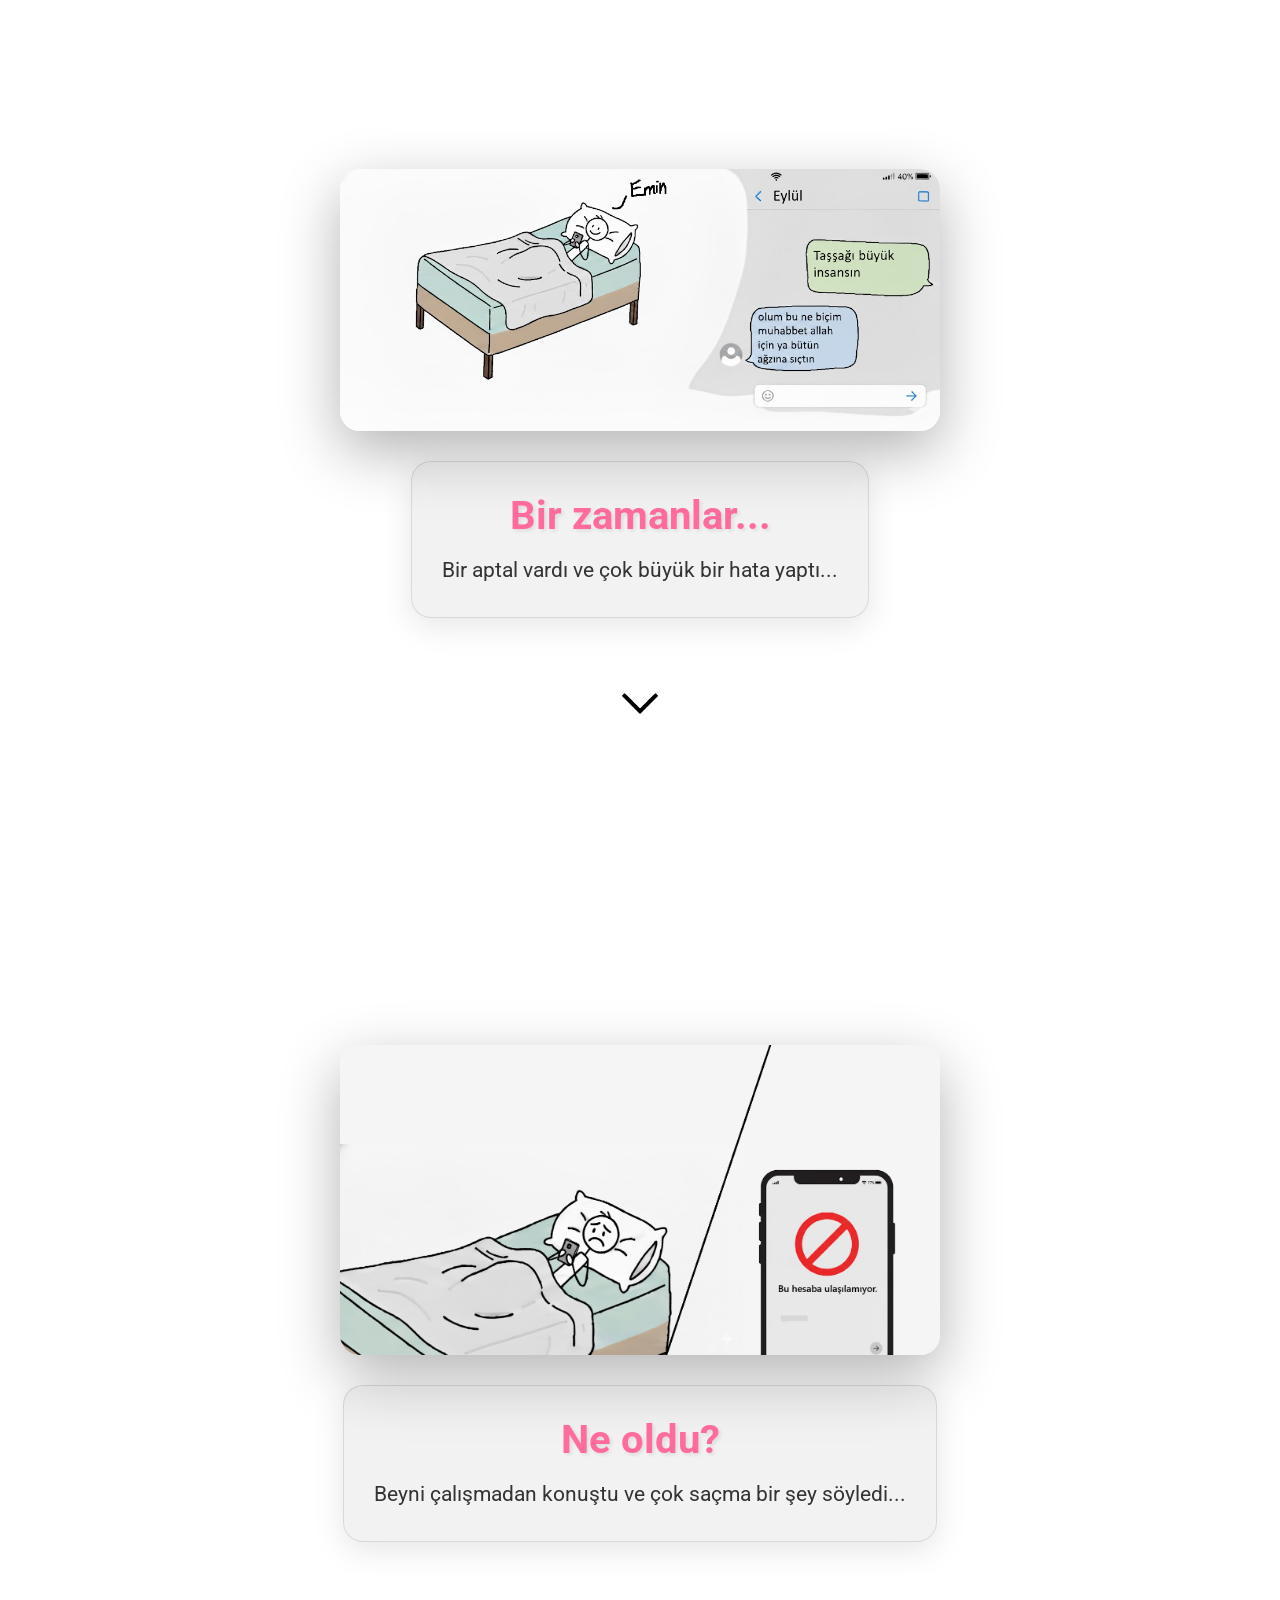
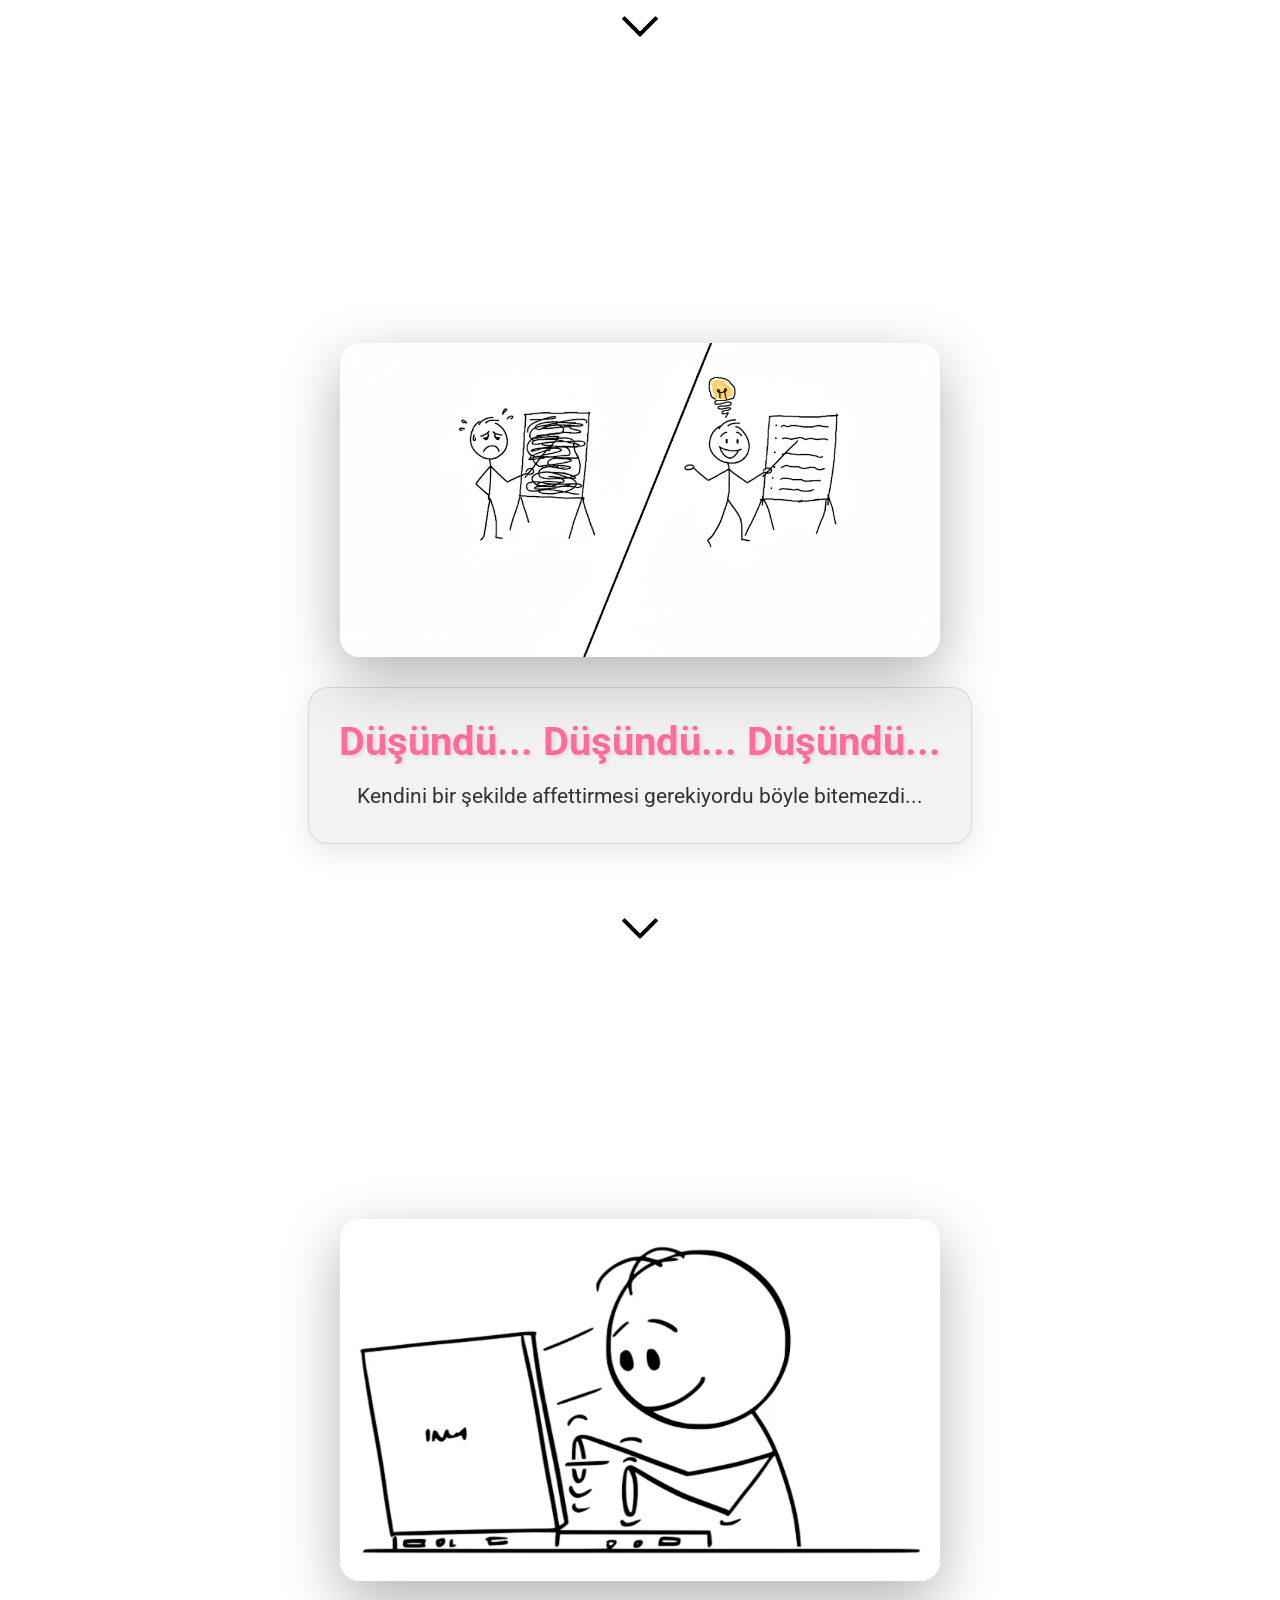
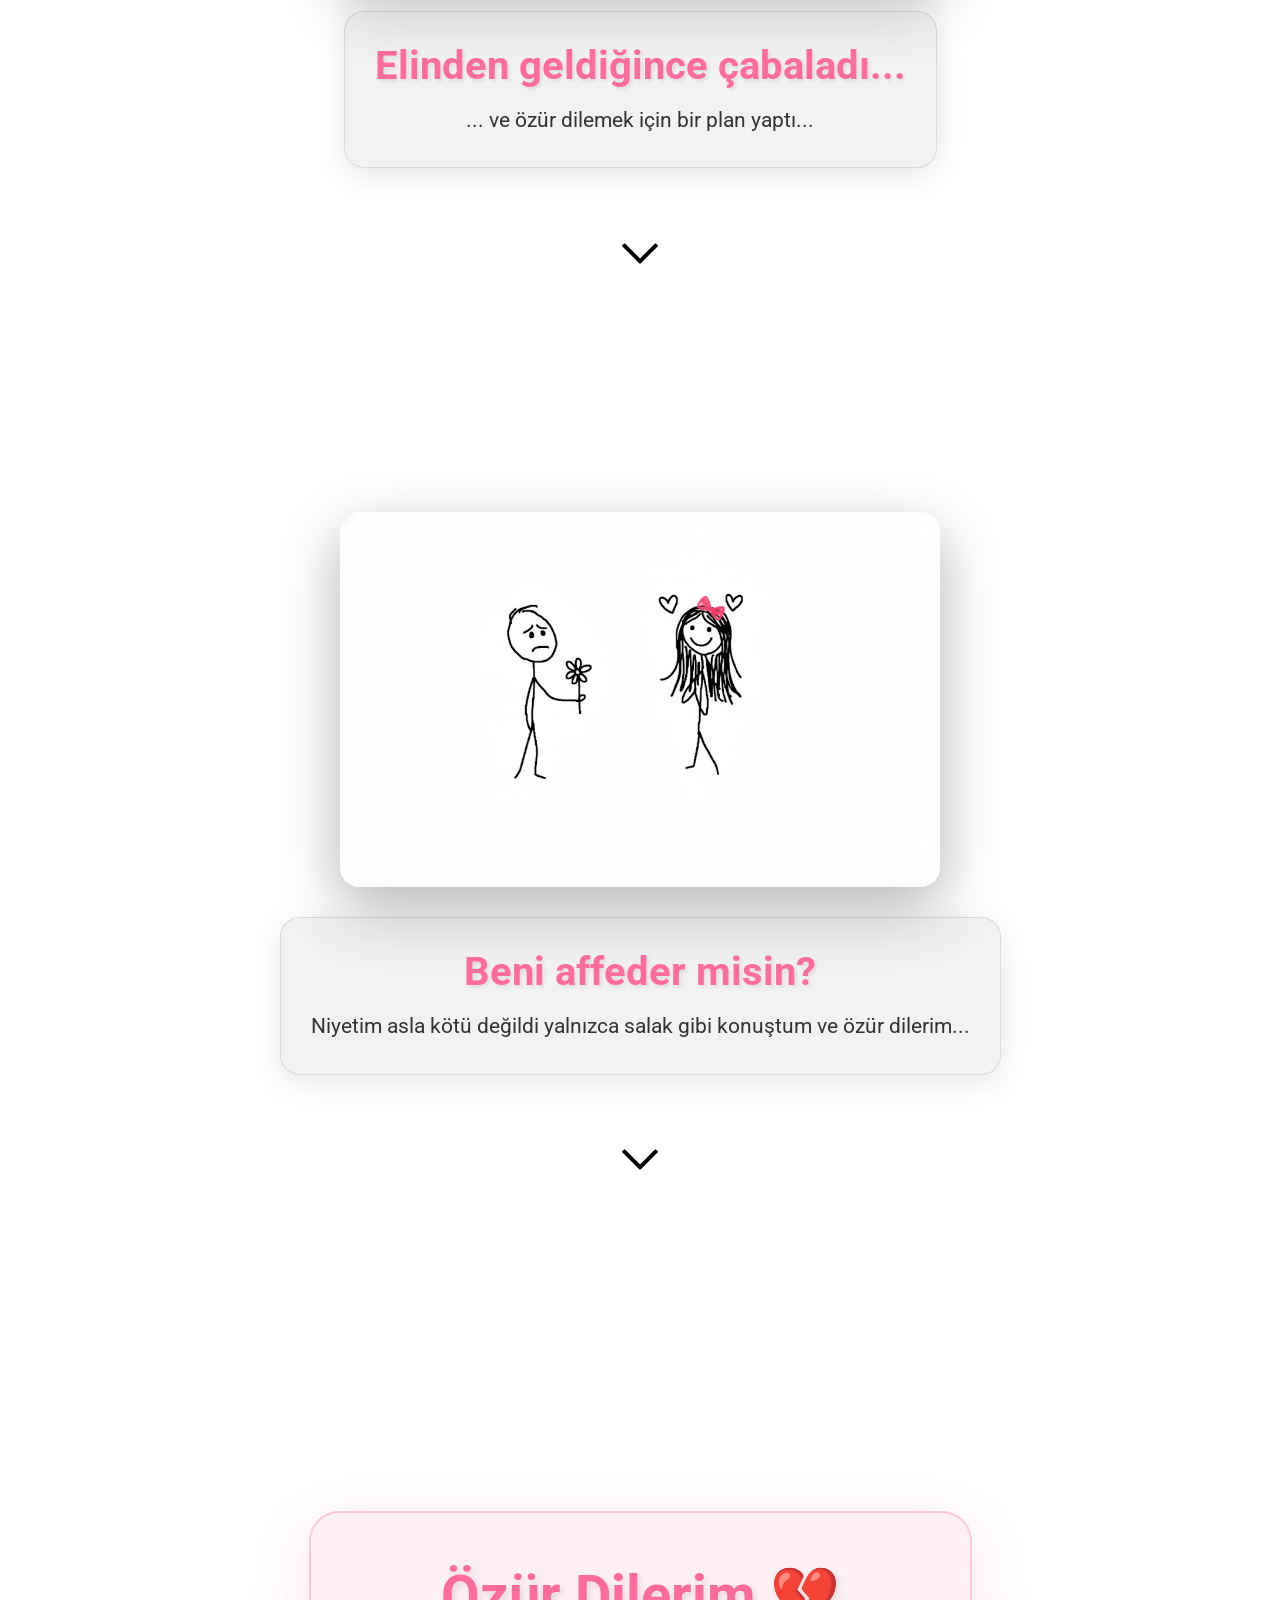
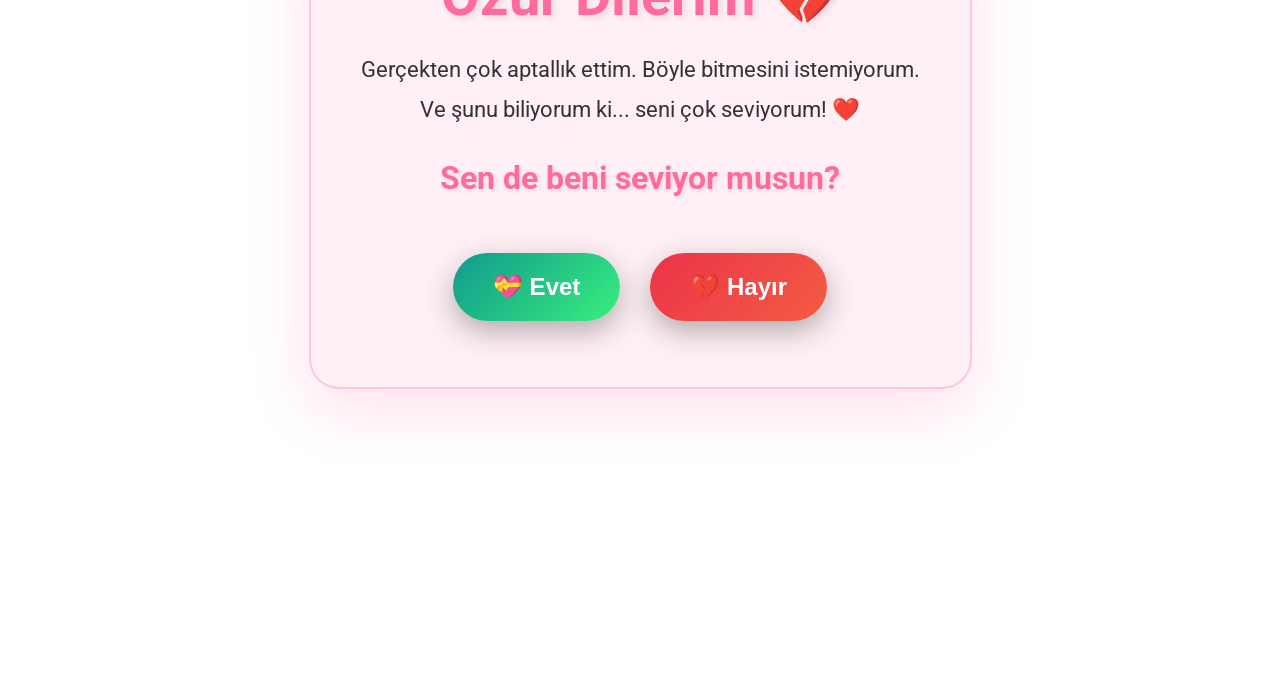
<file: index.html>
<!DOCTYPE html>
<html lang="tr">
<head>
    <meta charset="UTF-8">
    <meta name="viewport" content="width=device-width, initial-scale=1.0">
    <title>Özür Dilerim 💝</title>
    <link rel="preconnect" href="https://fonts.googleapis.com">
    <link rel="preconnect" href="https://fonts.gstatic.com" crossorigin>
    <link href="https://fonts.googleapis.com/css2?family=Roboto:wght@300;400;500;700&display=swap" rel="stylesheet">
    <link rel="stylesheet" href="index.css?v=5">
</head>
<body>
    <!-- Scroll Progress Bar -->
    <div class="progress-bar" id="progressBar"></div>
    
    <!-- Black Fade Overlay -->
    <div class="black-overlay" id="blackOverlay"></div>
    
    <!-- Story Frames -->
    <section class="frame" id="frame0">
        <div class="frame-content">
            <img src="kare0.png" alt="Kare 0" class="frame-image">
            <div class="frame-text">
                <h2>Bir zamanlar...</h2>
                <p>Bir aptal vardı ve çok büyük bir hata yaptı...</p>
            </div>
            <button class="scroll-btn" onclick="scrollToNext('frame1')">
                <img src="scrolldown.png" alt="Scroll Down">
            </button>
        </div>
    </section>

    <section class="frame" id="frame1">
        <div class="frame-content">
            <img src="kare1.png" alt="Kare 1" class="frame-image">
            <div class="frame-text">
                <h2>Ne oldu?</h2>
                <p>Beyni çalışmadan konuştu ve çok saçma bir şey söyledi...</p>
            </div>
            <button class="scroll-btn" onclick="scrollToNext('frame2')">
                <img src="scrolldown.png" alt="Scroll Down">
            </button>
        </div>
    </section>

    <section class="frame" id="frame2">
        <div class="frame-content">
            <img src="kare2.png" alt="Kare 2" class="frame-image">
            <div class="frame-text">
                <h2>Düşündü... Düşündü... Düşündü...</h2>
                <p>Kendini bir şekilde affettirmesi gerekiyordu böyle bitemezdi...</p>
            </div>
            <button class="scroll-btn" onclick="scrollToNext('frame3')">
                <img src="scrolldown.png" alt="Scroll Down">
            </button>
        </div>
    </section>

    <section class="frame" id="frame3">
        <div class="frame-content">
            <img src="kare3.png" alt="Kare 3" class="frame-image">
            <div class="frame-text">
                <h2>Elinden geldiğince çabaladı...</h2>
                <p>... ve özür dilemek için bir plan yaptı...</p>
            </div>
            <button class="scroll-btn" onclick="scrollToNext('frame4')">
                <img src="scrolldown.png" alt="Scroll Down">
            </button>
        </div>
    </section>

    <section class="frame" id="frame4">
        <div class="frame-content">
            <img src="kare4.jpg" alt="Kare 4" class="frame-image">
            <div class="frame-text">
                <h2>Beni affeder misin?</h2>
                <p>Niyetim asla kötü değildi yalnızca salak gibi konuştum ve özür dilerim...</p>
            </div>
            <button class="scroll-btn" onclick="scrollToNext('finalFrame')">
                <img src="scrolldown.png" alt="Scroll Down">
            </button>
        </div>
    </section>

    <!-- Final Question Section -->
    <section class="frame final-frame" id="finalFrame">
        <div class="frame-content">
            <div class="question-box">
                <h1 class="apology-title">Özür Dilerim 💔</h1>
                <p class="apology-text">
                    Gerçekten çok aptallık ettim. Böyle bitmesini istemiyorum.<br>
                    Ve şunu biliyorum ki... seni çok seviyorum! ❤️
                </p>
                <h2 class="question">Sen de beni seviyor musun?</h2>
                <div class="button-container">
                    <button class="btn btn-yes" id="btnYes">💝 Evet</button>
                    <button class="btn btn-no" id="btnNo">💔 Hayır</button>
                </div>
            </div>
        </div>
    </section>

    <!-- Hidden Final Success Frame -->
    <section class="frame success-frame hidden" id="frame5">
        <div class="frame-content">
            <img src="kare5.png" alt="Kare 5" class="frame-image">
            <div class="frame-text">
                <h1>💕 Çok Mutlu Oldum! 💕</h1>
                <p>Seni hiç üzmeyeceğim, söz! ❤️</p>
            </div>
            <div class="social-links">
                <a href="https://wa.me/905340407017" target="_blank" class="social-btn whatsapp-btn">
                    <svg viewBox="0 0 24 24" width="24" height="24" fill="currentColor">
                        <path d="M17.472 14.382c-.297-.149-1.758-.867-2.03-.967-.273-.099-.471-.148-.67.15-.197.297-.767.966-.94 1.164-.173.199-.347.223-.644.075-.297-.15-1.255-.463-2.39-1.475-.883-.788-1.48-1.761-1.653-2.059-.173-.297-.018-.458.13-.606.134-.133.298-.347.446-.52.149-.174.198-.298.298-.497.099-.198.05-.371-.025-.52-.075-.149-.669-1.612-.916-2.207-.242-.579-.487-.5-.669-.51-.173-.008-.371-.01-.57-.01-.198 0-.52.074-.792.372-.272.297-1.04 1.016-1.04 2.479 0 1.462 1.065 2.875 1.213 3.074.149.198 2.096 3.2 5.077 4.487.709.306 1.262.489 1.694.625.712.227 1.36.195 1.871.118.571-.085 1.758-.719 2.006-1.413.248-.694.248-1.289.173-1.413-.074-.124-.272-.198-.57-.347m-5.421 7.403h-.004a9.87 9.87 0 01-5.031-1.378l-.361-.214-3.741.982.998-3.648-.235-.374a9.86 9.86 0 01-1.51-5.26c.001-5.45 4.436-9.884 9.888-9.884 2.64 0 5.122 1.03 6.988 2.898a9.825 9.825 0 012.893 6.994c-.003 5.45-4.437 9.884-9.885 9.884m8.413-18.297A11.815 11.815 0 0012.05 0C5.495 0 .16 5.335.157 11.892c0 2.096.547 4.142 1.588 5.945L.057 24l6.305-1.654a11.882 11.882 0 005.683 1.448h.005c6.554 0 11.89-5.335 11.893-11.893a11.821 11.821 0 00-3.48-8.413Z"/>
                    </svg>
                    WhatsApp
                </a>
                <a href="https://instagram.com/emindeserr" target="_blank" class="social-btn instagram-btn">
                    <svg viewBox="0 0 24 24" width="24" height="24" fill="currentColor">
                        <path d="M12 2.163c3.204 0 3.584.012 4.85.07 3.252.148 4.771 1.691 4.919 4.919.058 1.265.069 1.645.069 4.849 0 3.205-.012 3.584-.069 4.849-.149 3.225-1.664 4.771-4.919 4.919-1.266.058-1.644.07-4.85.07-3.204 0-3.584-.012-4.849-.07-3.26-.149-4.771-1.699-4.919-4.92-.058-1.265-.07-1.644-.07-4.849 0-3.204.013-3.583.07-4.849.149-3.227 1.664-4.771 4.919-4.919 1.266-.057 1.645-.069 4.849-.069zm0-2.163c-3.259 0-3.667.014-4.947.072-4.358.2-6.78 2.618-6.98 6.98-.059 1.281-.073 1.689-.073 4.948 0 3.259.014 3.668.072 4.948.2 4.358 2.618 6.78 6.98 6.98 1.281.058 1.689.072 4.948.072 3.259 0 3.668-.014 4.948-.072 4.354-.2 6.782-2.618 6.979-6.98.059-1.28.073-1.689.073-4.948 0-3.259-.014-3.667-.072-4.947-.196-4.354-2.617-6.78-6.979-6.98-1.281-.059-1.69-.073-4.949-.073zm0 5.838c-3.403 0-6.162 2.759-6.162 6.162s2.759 6.163 6.162 6.163 6.162-2.759 6.162-6.163c0-3.403-2.759-6.162-6.162-6.162zm0 10.162c-2.209 0-4-1.79-4-4 0-2.209 1.791-4 4-4s4 1.791 4 4c0 2.21-1.791 4-4 4zm6.406-11.845c-.796 0-1.441.645-1.441 1.44s.645 1.44 1.441 1.44c.795 0 1.439-.645 1.439-1.44s-.644-1.44-1.439-1.44z"/>
                    </svg>
                    Instagram
                </a>
            </div>
        </div>
    </section>

    <!-- Background Music -->
    <audio id="backgroundMusic" preload="auto">
        <source src="gulden.mp3" type="audio/mpeg">
    </audio>

    <script src="script.js?v=12"></script>
</body>
</html>
</file>
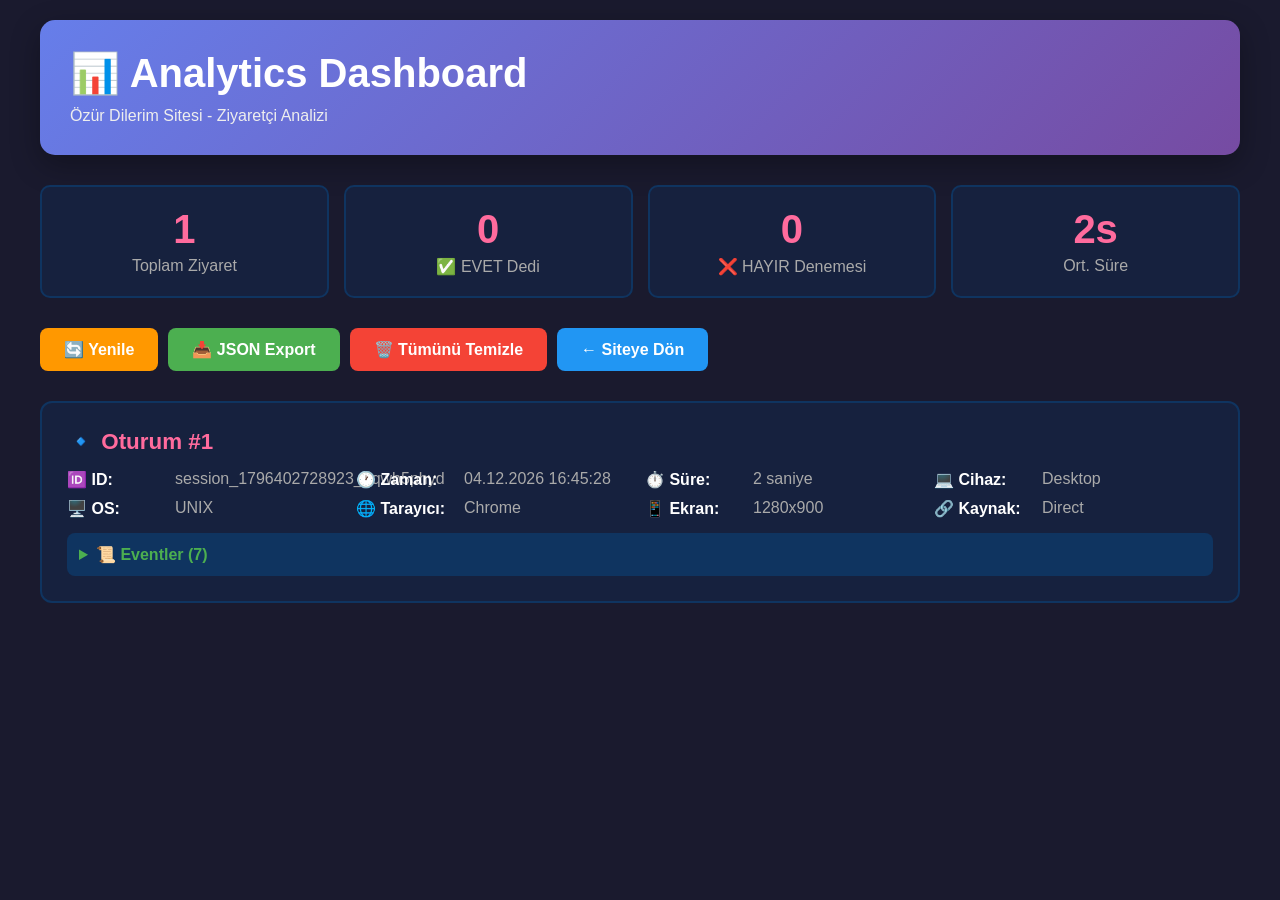
<file: admin.html>
<!DOCTYPE html>
<html lang="tr">
<head>
    <meta charset="UTF-8">
    <meta name="viewport" content="width=device-width, initial-scale=1.0">
    <title>📊 Analytics Dashboard</title>
    <style>
        * {
            margin: 0;
            padding: 0;
            box-sizing: border-box;
        }
        
        body {
            background: #1a1a2e;
            color: #eee;
            font-family: 'Segoe UI', Tahoma, Geneva, Verdana, sans-serif;
            padding: 20px;
        }
        
        .container {
            max-width: 1200px;
            margin: 0 auto;
        }
        
        .header {
            background: linear-gradient(135deg, #667eea 0%, #764ba2 100%);
            padding: 30px;
            border-radius: 15px;
            margin-bottom: 30px;
            box-shadow: 0 10px 30px rgba(0,0,0,0.3);
        }
        
        .header h1 {
            color: white;
            margin-bottom: 10px;
            font-size: 2.5em;
        }
        
        .stats {
            display: grid;
            grid-template-columns: repeat(auto-fit, minmax(200px, 1fr));
            gap: 15px;
            margin-bottom: 30px;
        }
        
        .stat-card {
            background: #16213e;
            padding: 20px;
            border-radius: 10px;
            text-align: center;
            border: 2px solid #0f3460;
        }
        
        .stat-card .number {
            font-size: 2.5em;
            color: #ff6b9d;
            font-weight: bold;
        }
        
        .stat-card .label {
            color: #aaa;
            margin-top: 5px;
        }
        
        .buttons {
            display: flex;
            gap: 10px;
            flex-wrap: wrap;
            margin-bottom: 30px;
        }
        
        button {
            padding: 12px 24px;
            cursor: pointer;
            border: none;
            border-radius: 8px;
            font-weight: bold;
            font-size: 1em;
            transition: all 0.3s ease;
        }
        
        button:hover {
            transform: translateY(-2px);
            box-shadow: 0 5px 15px rgba(0,0,0,0.3);
        }
        
        .btn-export {
            background: #4CAF50;
            color: white;
        }
        
        .btn-clear {
            background: #f44336;
            color: white;
        }
        
        .btn-back {
            background: #2196F3;
            color: white;
        }
        
        .btn-refresh {
            background: #ff9800;
            color: white;
        }
        
        .session {
            background: #16213e;
            padding: 25px;
            margin-bottom: 20px;
            border-radius: 12px;
            border: 2px solid #0f3460;
            transition: all 0.3s ease;
        }
        
        .session:hover {
            border-color: #ff6b9d;
            box-shadow: 0 5px 20px rgba(255, 107, 157, 0.2);
        }
        
        .session-header {
            display: flex;
            justify-content: space-between;
            align-items: center;
            margin-bottom: 15px;
            flex-wrap: wrap;
            gap: 10px;
        }
        
        .session-title {
            color: #ff6b9d;
            font-size: 1.4em;
            font-weight: bold;
        }
        
        .badge {
            padding: 8px 15px;
            border-radius: 20px;
            font-size: 0.9em;
            font-weight: bold;
        }
        
        .badge-yes {
            background: #4CAF50;
            color: white;
        }
        
        .badge-no {
            background: #ff9800;
            color: white;
        }
        
        .session-info {
            display: grid;
            grid-template-columns: repeat(auto-fit, minmax(250px, 1fr));
            gap: 10px;
            color: #aaa;
            margin-bottom: 15px;
        }
        
        .info-item {
            display: flex;
            gap: 8px;
        }
        
        .info-item strong {
            color: #fff;
            min-width: 100px;
        }
        
        details {
            margin-top: 15px;
        }
        
        summary {
            color: #4CAF50;
            cursor: pointer;
            padding: 12px;
            background: #0f3460;
            border-radius: 8px;
            font-weight: bold;
            user-select: none;
        }
        
        summary:hover {
            background: #1a4d7a;
        }
        
        .events {
            margin-top: 15px;
            padding: 15px;
            background: #0a0e27;
            border-radius: 8px;
        }
        
        .event {
            padding: 12px;
            margin: 8px 0;
            background: #16213e;
            border-radius: 5px;
            border-left: 4px solid;
        }
        
        .event-visitor { border-left-color: #2196F3; }
        .event-yes { border-left-color: #4CAF50; }
        .event-no { border-left-color: #ff9800; }
        .event-frame { border-left-color: #9c27b0; }
        .event-social { border-left-color: #00bcd4; }
        
        .event-type {
            font-weight: bold;
            margin-bottom: 5px;
        }
        
        .event-time {
            color: #888;
            font-size: 0.9em;
            margin-bottom: 5px;
        }
        
        .event-info {
            color: #aaa;
            font-size: 0.95em;
        }
        
        .no-data {
            text-align: center;
            padding: 60px 20px;
            color: #888;
            font-size: 1.2em;
        }
        
        @media (max-width: 768px) {
            .header h1 {
                font-size: 1.8em;
            }
            
            .stats {
                grid-template-columns: 1fr 1fr;
            }
            
            .buttons {
                flex-direction: column;
            }
            
            button {
                width: 100%;
            }
        }
    </style>
</head>
<body>
    <div class="container">
        <div class="header">
            <h1>📊 Analytics Dashboard</h1>
            <p>Özür Dilerim Sitesi - Ziyaretçi Analizi</p>
        </div>
        
        <div class="stats" id="stats"></div>
        
        <div class="buttons">
            <button class="btn-refresh" onclick="loadData()">🔄 Yenile</button>
            <button class="btn-export" onclick="exportData()">📥 JSON Export</button>
            <button class="btn-clear" onclick="clearData()">🗑️ Tümünü Temizle</button>
            <button class="btn-back" onclick="window.location.href='index.html'">← Siteye Dön</button>
        </div>
        
        <div id="sessions"></div>
    </div>

    <script>
        const ANALYTICS_KEY = 'site_analytics';
        
        function getAnalytics() {
            const data = localStorage.getItem(ANALYTICS_KEY);
            return data ? JSON.parse(data) : { sessions: [] };
        }
        
        function loadData() {
            const analytics = getAnalytics();
            const sessions = analytics.sessions || [];
            
            // İstatistikler
            const totalSessions = sessions.length;
            const yesCount = sessions.filter(s => s.events?.some(e => e.type.includes('EVET'))).length;
            const noAttempts = sessions.reduce((sum, s) => 
                sum + (s.events?.filter(e => e.type.includes('HAYIR')).length || 0), 0);
            const avgDuration = sessions.length > 0 ? 
                Math.round(sessions.reduce((sum, s) => {
                    if (s.events && s.events.length > 0) {
                        return sum + (new Date(s.events[s.events.length - 1].timestamp) - new Date(s.startTime)) / 1000;
                    }
                    return sum;
                }, 0) / sessions.length) : 0;
            
            document.getElementById('stats').innerHTML = `
                <div class="stat-card">
                    <div class="number">${totalSessions}</div>
                    <div class="label">Toplam Ziyaret</div>
                </div>
                <div class="stat-card">
                    <div class="number">${yesCount}</div>
                    <div class="label">✅ EVET Dedi</div>
                </div>
                <div class="stat-card">
                    <div class="number">${noAttempts}</div>
                    <div class="label">❌ HAYIR Denemesi</div>
                </div>
                <div class="stat-card">
                    <div class="number">${avgDuration}s</div>
                    <div class="label">Ort. Süre</div>
                </div>
            `;
            
            // Oturumlar
            const sessionsDiv = document.getElementById('sessions');
            
            if (sessions.length === 0) {
                sessionsDiv.innerHTML = '<div class="no-data">📭 Henüz veri yok. Siteyi ziyaret edin!</div>';
                return;
            }
            
            sessionsDiv.innerHTML = sessions.slice().reverse().map((session, index) => {
                const sessionNum = sessions.length - index;
                const duration = session.events && session.events.length > 0 ? 
                    Math.round((new Date(session.events[session.events.length - 1].timestamp) - new Date(session.startTime)) / 1000) : 0;
                
                const yesEvent = session.events?.find(e => e.type.includes('EVET'));
                const noCount = session.events?.filter(e => e.type.includes('HAYIR')).length || 0;
                
                let resultBadge = '';
                if (yesEvent) {
                    resultBadge = '<span class="badge badge-yes">✅ EVET DEDİ</span>';
                } else if (noCount > 0) {
                    resultBadge = `<span class="badge badge-no">❌ ${noCount}x HAYIR denedi</span>`;
                }
                
                const events = (session.events || []).map(event => {
                    let eventClass = 'event-visitor';
                    if (event.type.includes('EVET')) eventClass = 'event-yes';
                    else if (event.type.includes('HAYIR')) eventClass = 'event-no';
                    else if (event.type.includes('FRAME')) eventClass = 'event-frame';
                    else if (event.type.includes('WHATSAPP') || event.type.includes('INSTAGRAM')) eventClass = 'event-social';
                    
                    return `
                        <div class="event ${eventClass}">
                            <div class="event-type">${event.type}</div>
                            <div class="event-time">🕐 ${event.turkeyTime}</div>
                            ${event.extraInfo ? `<div class="event-info">${event.extraInfo}</div>` : ''}
                        </div>
                    `;
                }).join('');
                
                return `
                    <div class="session">
                        <div class="session-header">
                            <div class="session-title">🔹 Oturum #${sessionNum}</div>
                            ${resultBadge}
                        </div>
                        <div class="session-info">
                            <div class="info-item">
                                <strong>🆔 ID:</strong>
                                <span>${session.sessionId}</span>
                            </div>
                            <div class="info-item">
                                <strong>🕐 Zaman:</strong>
                                <span>${new Date(session.startTime).toLocaleString('tr-TR')}</span>
                            </div>
                            <div class="info-item">
                                <strong>⏱️ Süre:</strong>
                                <span>${duration} saniye</span>
                            </div>
                            <div class="info-item">
                                <strong>💻 Cihaz:</strong>
                                <span>${session.deviceInfo.deviceType}</span>
                            </div>
                            <div class="info-item">
                                <strong>🖥️ OS:</strong>
                                <span>${session.deviceInfo.os}</span>
                            </div>
                            <div class="info-item">
                                <strong>🌐 Tarayıcı:</strong>
                                <span>${session.deviceInfo.browser}</span>
                            </div>
                            <div class="info-item">
                                <strong>📱 Ekran:</strong>
                                <span>${session.deviceInfo.screenWidth}x${session.deviceInfo.screenHeight}</span>
                            </div>
                            <div class="info-item">
                                <strong>🔗 Kaynak:</strong>
                                <span>${session.referrerInfo.referrer}</span>
                            </div>
                        </div>
                        <details>
                            <summary>📜 Eventler (${session.events?.length || 0})</summary>
                            <div class="events">
                                ${events || '<p style="color: #888;">Henüz event yok</p>'}
                            </div>
                        </details>
                    </div>
                `;
            }).join('');
        }
        
        function exportData() {
            const analytics = getAnalytics();
            const dataStr = JSON.stringify(analytics, null, 2);
            const dataBlob = new Blob([dataStr], { type: 'application/json' });
            const url = URL.createObjectURL(dataBlob);
            const link = document.createElement('a');
            link.href = url;
            link.download = `analytics_${Date.now()}.json`;
            link.click();
            alert('✅ Veri indirildi!');
        }
        
        function clearData() {
            if (confirm('⚠️ Tüm analytics verisini silmek istediğinden emin misin?\n\nBu işlem geri alınamaz!')) {
                localStorage.removeItem(ANALYTICS_KEY);
                alert('✅ Tüm veri silindi!');
                loadData();
            }
        }
        
        // Sayfa yüklenince veriyi yükle
        loadData();
        
        // Her 5 saniyede bir otomatik yenile
        setInterval(loadData, 5000);
    </script>
</body>
</html>
</file>
<file: index.css>
* {
    margin: 0;
    padding: 0;
    box-sizing: border-box;
}

body {
    font-family: 'Roboto', sans-serif;
    background: #ffffff;
    color: #333;
    overflow-x: hidden;
    scroll-behavior: smooth;
    scroll-snap-type: y mandatory;
    height: 100vh;
    overflow-y: scroll;
}

/* Progress Bar */
.progress-bar {
    position: fixed;
    top: 0;
    left: 0;
    height: 5px;
    background: linear-gradient(90deg, #ff6b6b, #feca57, #48dbfb, #ff9ff3);
    width: 0%;
    z-index: 1000;
    transition: width 0.3s ease;
}

/* Black Fade Overlay */
.black-overlay {
    position: fixed;
    top: 0;
    left: 0;
    width: 100%;
    height: 100%;
    background: #000;
    opacity: 0;
    pointer-events: none;
    z-index: 999;
    transition: opacity 1s ease;
}

.black-overlay.active {
    opacity: 1;
}

/* Frame Sections */
.frame {
    min-height: 100vh;
    height: 100vh;
    display: flex;
    align-items: center;
    justify-content: center;
    padding: 20px;
    position: relative;
    opacity: 0;
    transform: translateY(100px);
    transition: all 1s ease;
    scroll-snap-align: start;
    scroll-snap-stop: always;
}

.frame.visible {
    opacity: 1;
    transform: translateY(0);
}

.frame-content {
    max-width: 1000px;
    width: 100%;
    display: flex;
    flex-direction: column;
    align-items: center;
    gap: 30px;
    animation: fadeInUp 1s ease;
}

.frame-image {
    max-width: 600px;
    width: 100%;
    height: auto;
    border-radius: 20px;
    box-shadow: 0 20px 60px rgba(0, 0, 0, 0.3);
    transition: transform 0.3s ease;
}

.frame-image:hover {
    transform: scale(1.05);
}

.frame-text {
    text-align: center;
    background: rgba(0, 0, 0, 0.05);
    backdrop-filter: blur(10px);
    padding: 30px;
    border-radius: 20px;
    box-shadow: 0 8px 32px rgba(0, 0, 0, 0.1);
    border: 1px solid rgba(0, 0, 0, 0.1);
}

.frame-text h2 {
    font-size: 2.5rem;
    margin-bottom: 15px;
    color: #ff6b9d;
    text-shadow: 2px 2px 4px rgba(0, 0, 0, 0.1);
}

.frame-text p {
    font-size: 1.3rem;
    line-height: 1.6;
    color: #333;
}

/* Scroll Down Button */
.scroll-btn {
    margin-top: 30px;
    background: none;
    border: none;
    cursor: pointer;
    padding: 0;
    animation: bounceUpDown 2s infinite;
    transition: all 0.3s ease;
}

.scroll-btn img {
    width: 50px;
    height: 50px;
    object-fit: contain;
}

.scroll-btn:hover {
    transform: scale(1.1);
}

.scroll-btn:active {
    transform: scale(0.95);
}

@keyframes bounceUpDown {
    0%, 100% {
        transform: translateY(0);
    }
    50% {
        transform: translateY(-15px);
    }
}

/* Final Frame Styles */
.final-frame {
    min-height: 100vh;
    background: #ffffff;
}

.question-box {
    background: rgba(255, 107, 157, 0.1);
    backdrop-filter: blur(20px);
    padding: 50px;
    border-radius: 30px;
    box-shadow: 0 20px 60px rgba(255, 107, 157, 0.2);
    text-align: center;
    border: 2px solid rgba(255, 107, 157, 0.3);
}

.apology-title {
    font-size: 3.5rem;
    margin-bottom: 20px;
    color: #ff6b9d;
    text-shadow: 3px 3px 6px rgba(0, 0, 0, 0.1);
    animation: pulse 2s infinite;
}

.apology-text {
    font-size: 1.4rem;
    line-height: 1.8;
    margin-bottom: 30px;
    color: #333;
}

.question {
    font-size: 2rem;
    margin-bottom: 40px;
    color: #ff6b9d;
    text-shadow: 2px 2px 4px rgba(0, 0, 0, 0.1);
}

.button-container {
    display: flex;
    gap: 30px;
    justify-content: center;
    align-items: center;
    min-height: 100px;
    position: relative;
}

.btn {
    padding: 20px 40px;
    font-size: 1.5rem;
    font-weight: bold;
    border: none;
    border-radius: 50px;
    cursor: pointer;
    transition: all 0.3s ease;
    box-shadow: 0 10px 30px rgba(0, 0, 0, 0.3);
    position: relative;
}

.btn-yes {
    background: linear-gradient(135deg, #11998e 0%, #38ef7d 100%);
    color: white;
}

.btn-yes:hover {
    transform: scale(1.1);
    box-shadow: 0 15px 40px rgba(56, 239, 125, 0.5);
}

.btn-no {
    background: linear-gradient(135deg, #eb3349 0%, #f45c43 100%);
    color: white;
    transition: all 0.2s ease;
}

.btn-no:hover {
    transform: scale(1.05);
}

/* Success Frame */
.success-frame {
    min-height: 100vh;
    background: #000000;
}

.success-frame .frame-text {
    background: rgba(255, 255, 255, 0.05);
    border: 1px solid rgba(255, 255, 255, 0.2);
}

.success-frame .frame-text h1 {
    font-size: 3.5rem;
    margin-bottom: 20px;
    animation: bounce 1s infinite;
    color: #ff6b9d;
}

.success-frame .frame-text p {
    font-size: 2rem;
    color: #ffffff;
}

/* Social Media Links */
.social-links {
    display: flex;
    gap: 20px;
    justify-content: center;
    align-items: center;
    margin-top: 30px;
    flex-wrap: wrap;
}

.social-btn {
    display: flex;
    align-items: center;
    gap: 12px;
    padding: 16px 32px;
    font-size: 1.2rem;
    font-weight: 600;
    border-radius: 50px;
    text-decoration: none;
    color: white;
    transition: all 0.4s ease;
    box-shadow: 0 8px 25px rgba(0, 0, 0, 0.3);
    position: relative;
    overflow: hidden;
}

.social-btn svg {
    width: 24px;
    height: 24px;
    transition: transform 0.3s ease;
}

.social-btn::before {
    content: '';
    position: absolute;
    top: 0;
    left: -100%;
    width: 100%;
    height: 100%;
    background: rgba(255, 255, 255, 0.2);
    transition: left 0.5s ease;
}

.social-btn:hover::before {
    left: 100%;
}

.social-btn:hover {
    transform: translateY(-5px) scale(1.05);
    box-shadow: 0 15px 40px rgba(0, 0, 0, 0.4);
}

.social-btn:hover svg {
    transform: rotate(360deg);
}

.social-btn:active {
    transform: translateY(-2px) scale(1.02);
}

.whatsapp-btn {
    background: linear-gradient(135deg, #25D366 0%, #128C7E 100%);
}

.whatsapp-btn:hover {
    box-shadow: 0 15px 40px rgba(37, 211, 102, 0.5);
}

.instagram-btn {
    background: linear-gradient(135deg, #833AB4 0%, #FD1D1D 50%, #F77737 100%);
}

.instagram-btn:hover {
    box-shadow: 0 15px 40px rgba(253, 29, 29, 0.5);
}

.hidden {
    display: none !important;
}

/* Animations */
@keyframes fadeInUp {
    from {
        opacity: 0;
        transform: translateY(50px);
    }
    to {
        opacity: 1;
        transform: translateY(0);
    }
}

@keyframes pulse {
    0%, 100% {
        transform: scale(1);
    }
    50% {
        transform: scale(1.05);
    }
}

@keyframes bounce {
    0%, 100% {
        transform: translateY(0);
    }
    50% {
        transform: translateY(-20px);
    }
}

/* Responsive Design */
@media (max-width: 768px) {
    .frame {
        padding: 15px;
    }

    .frame-content {
        gap: 20px;
    }

    .frame-text h2 {
        font-size: 1.8rem;
    }

    .frame-text p {
        font-size: 1rem;
    }

    .frame-text {
        padding: 25px;
    }

    .scroll-btn img {
        width: 40px;
        height: 40px;
    }

    .apology-title {
        font-size: 2rem;
    }

    .apology-text {
        font-size: 1rem;
        margin-bottom: 25px;
    }

    .question {
        font-size: 1.4rem;
        margin-bottom: 30px;
    }

    .btn {
        padding: 18px 35px;
        font-size: 1.1rem;
        width: 160px;
    }

    .button-container {
        flex-direction: row;
        gap: 15px;
        flex-wrap: wrap;
        padding: 20px;
    }

    .question-box {
        padding: 30px 20px;
        max-width: 95%;
    }

    /* Mobile specific - keep buttons in view */
    .btn-no {
        touch-action: none;
    }

    .social-links {
        margin-top: 20px;
        gap: 15px;
    }

    .social-btn {
        padding: 14px 24px;
        font-size: 1rem;
        gap: 10px;
    }

    .social-btn svg {
        width: 20px;
        height: 20px;
    }

    .success-frame .frame-text h1 {
        font-size: 2.5rem;
    }

    .success-frame .frame-text p {
        font-size: 1.5rem;
    }
}

@media (max-width: 480px) {
    .frame-image {
        max-width: 100%;
        border-radius: 15px;
    }

    .frame-text {
        padding: 20px 15px;
    }

    .frame-text h2 {
        font-size: 1.5rem;
        margin-bottom: 10px;
    }

    .frame-text p {
        font-size: 0.95rem;
    }

    .scroll-btn {
        margin-top: 20px;
    }

    .scroll-btn img {
        width: 35px;
        height: 35px;
    }

    .apology-title {
        font-size: 1.7rem;
    }

    .apology-text {
        font-size: 0.95rem;
        line-height: 1.6;
    }

    .question {
        font-size: 1.2rem;
    }

    .btn {
        padding: 15px 25px;
        font-size: 1rem;
        width: 140px;
    }

    .question-box {
        padding: 25px 15px;
    }

    .button-container {
        gap: 12px;
    }

    .social-links {
        margin-top: 15px;
        gap: 12px;
        flex-direction: column;
    }

    .social-btn {
        padding: 12px 20px;
        font-size: 0.9rem;
        gap: 8px;
        width: 100%;
        max-width: 250px;
    }

    .social-btn svg {
        width: 18px;
        height: 18px;
    }

    .success-frame .frame-text h1 {
        font-size: 2rem;
    }

    .success-frame .frame-text p {
        font-size: 1.2rem;
    }
}
</file>
